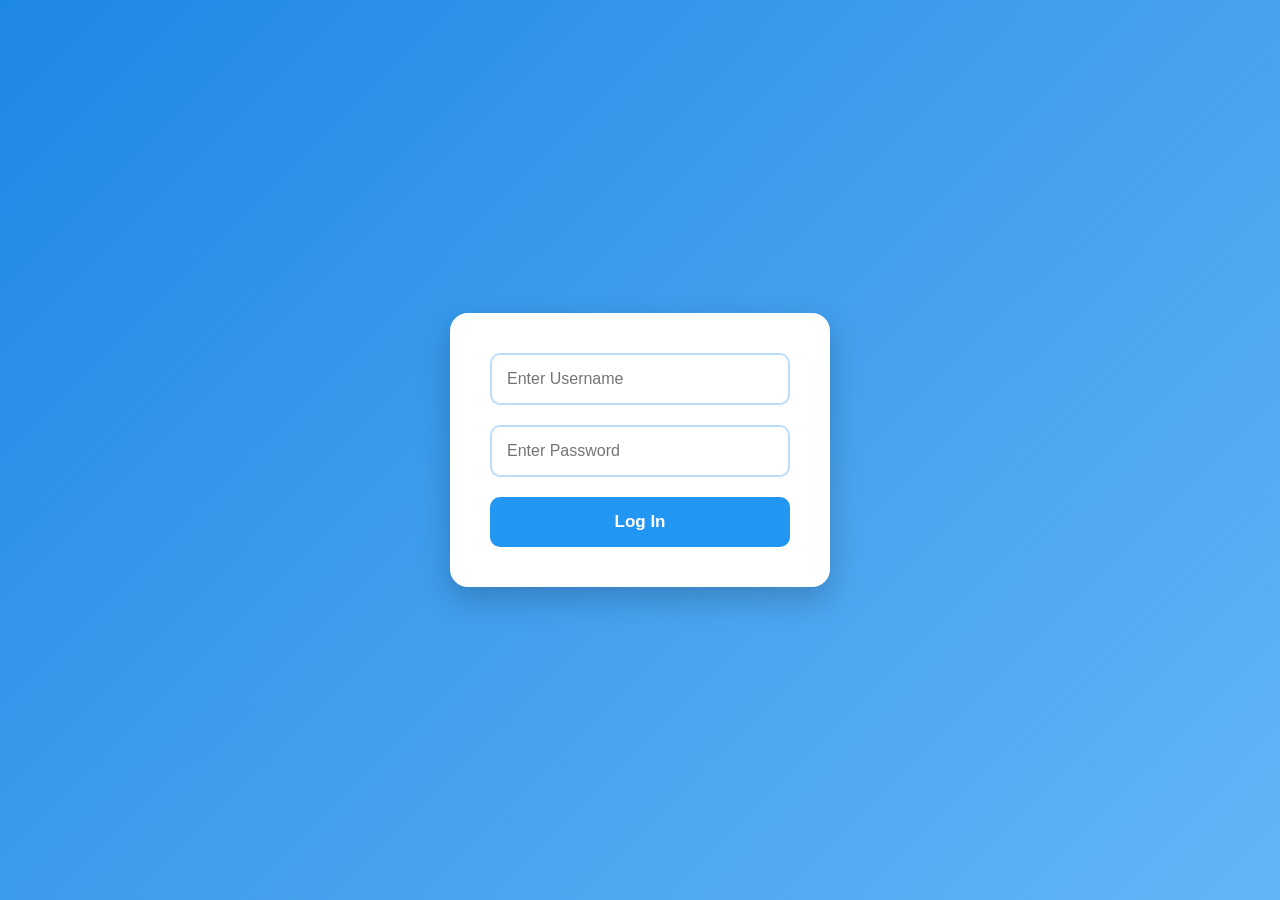
<file: login.html>
<!DOCTYPE html>
<html lang="en">
<head>
    <meta charset="UTF-8">
    <meta name="viewport" content="width=device-width, initial-scale=1.0">
    <title>Document</title>
    <link rel="stylesheet" href="./css/login.css">
</head>
<body>
    





<div id="login-thing">
    <input type="text" placeholder="Enter Username" id="username">
    <input type="password" placeholder="Enter Password" id="password">
    <button id="loginbtn">Log In</button>
</div>


<script src="login.js"></script>
</body>
</html>
</file>
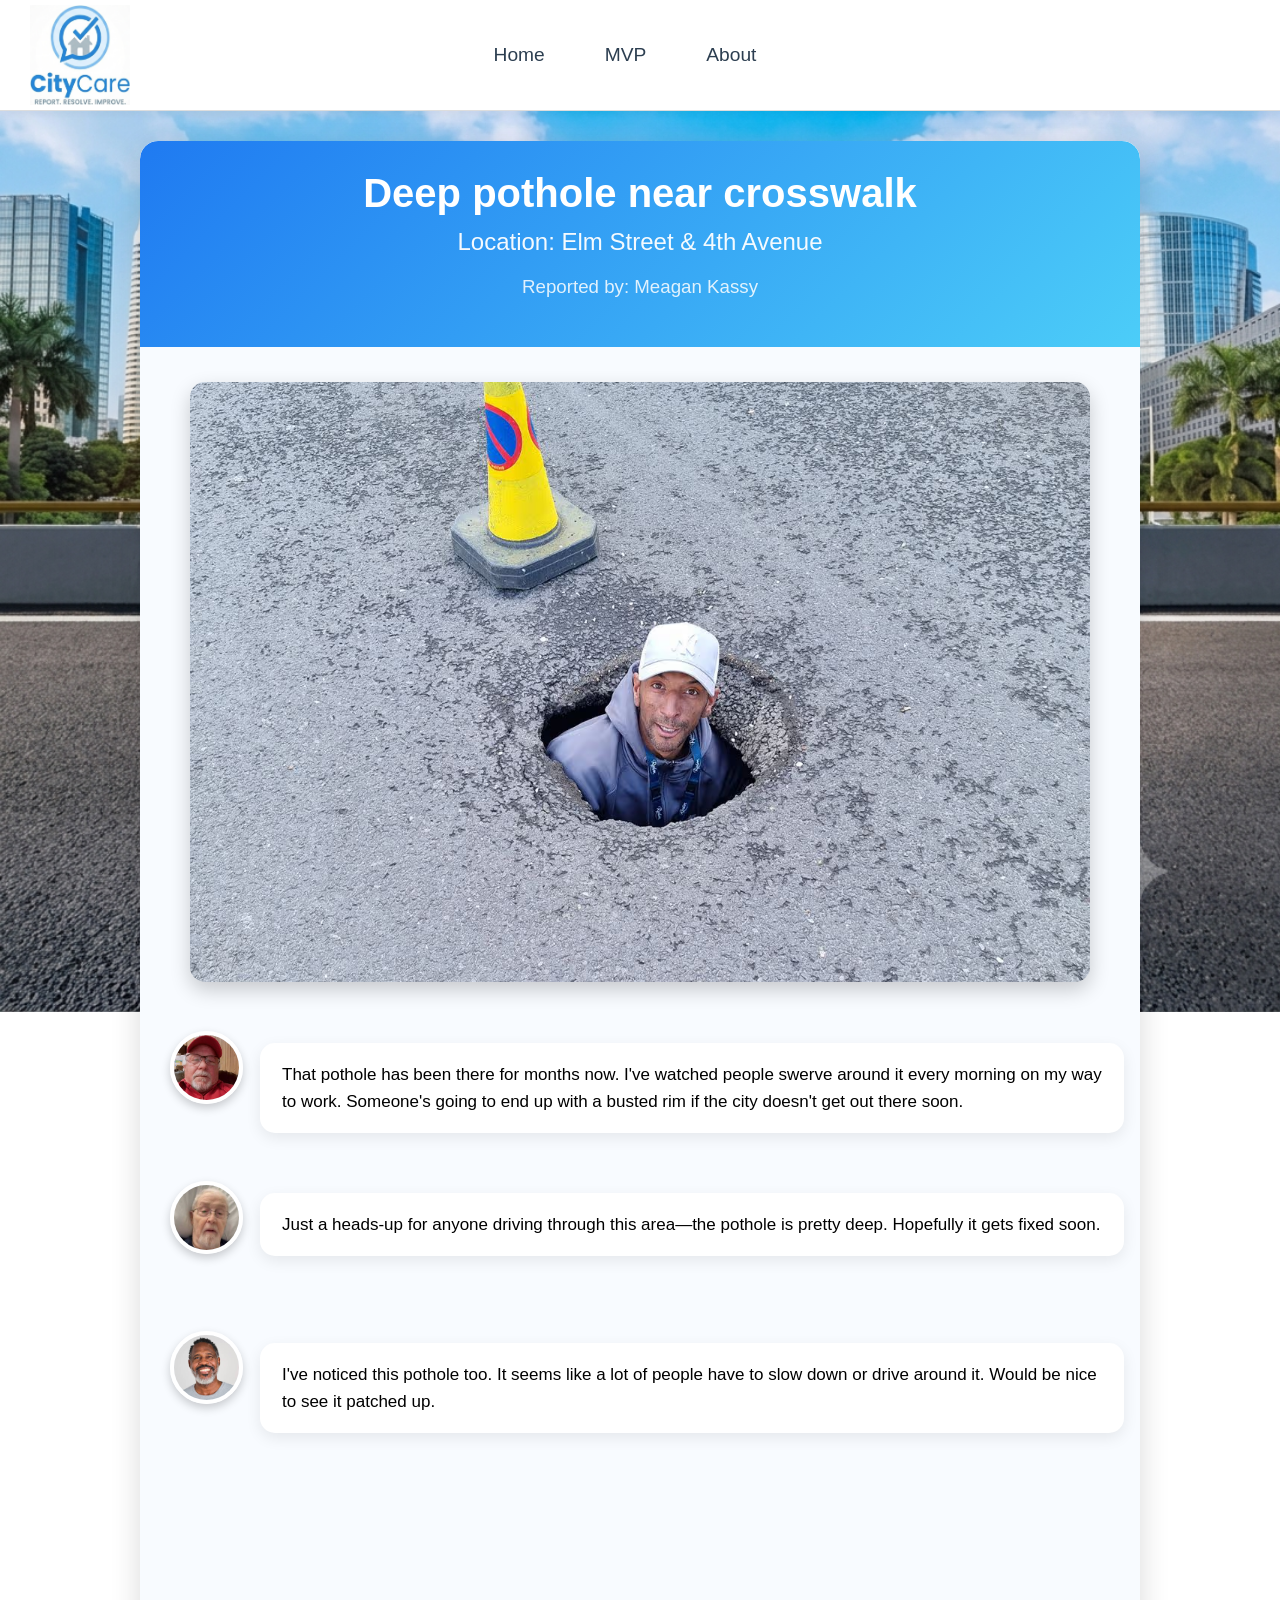
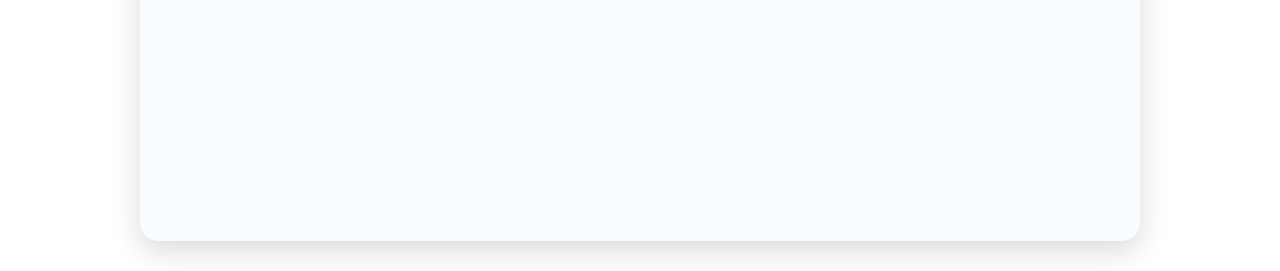
<file: forums/t1.html>
<!DOCTYPE html>
<html lang="en">
<head>
    <meta charset="UTF-8">
    <meta name="viewport" content="width=device-width, initial-scale=1.0">
    <title>Document</title>
    <link rel="stylesheet" href="../css/style.css">
</head>
<body>

<nav>
    
    <img id="logo" src="../images/logo.png" alt="">
    <div class="main-nav">
        <a href="../index.html">Home</a>
        <a href="../product.html">MVP</a>
        <a href="../about.html">About</a>
    </div>
</nav>



<div class="content">
    <div id="headline">
        <h1>Deep pothole near crosswalk</h1>
        <h2>Location: Elm Street & 4th Avenue</h2>
        <h3>Reported by: Meagan Kassy</h3>
        
    </div>

    <img id="theimg" src="../images/pothole.avif" alt="pothole image">


    <img id="pfp1p1" src="../images/pfp 1 post 1.jpeg" alt="man">
    <p id="c1">That pothole has been there for months now. I've watched people swerve around it every morning on my way to work. Someone's going to end up with a busted rim if the city doesn't get out there soon.</p>
    <img id="pfp2p1" src="../images/pfp2f1.jpeg" alt="man2">
    <p id="c2">Just a heads-up for anyone driving through this area—the pothole is pretty deep. Hopefully it gets fixed soon.</p>
    <img id="pfp3p1" src="../images/pfp3f1.jpg" alt="man3">
    <p id="c3">I've noticed this pothole too. It seems like a lot of people have to slow down or drive around it. Would be nice to see it patched up.</p>

</div>




</body>
</html>
</file>
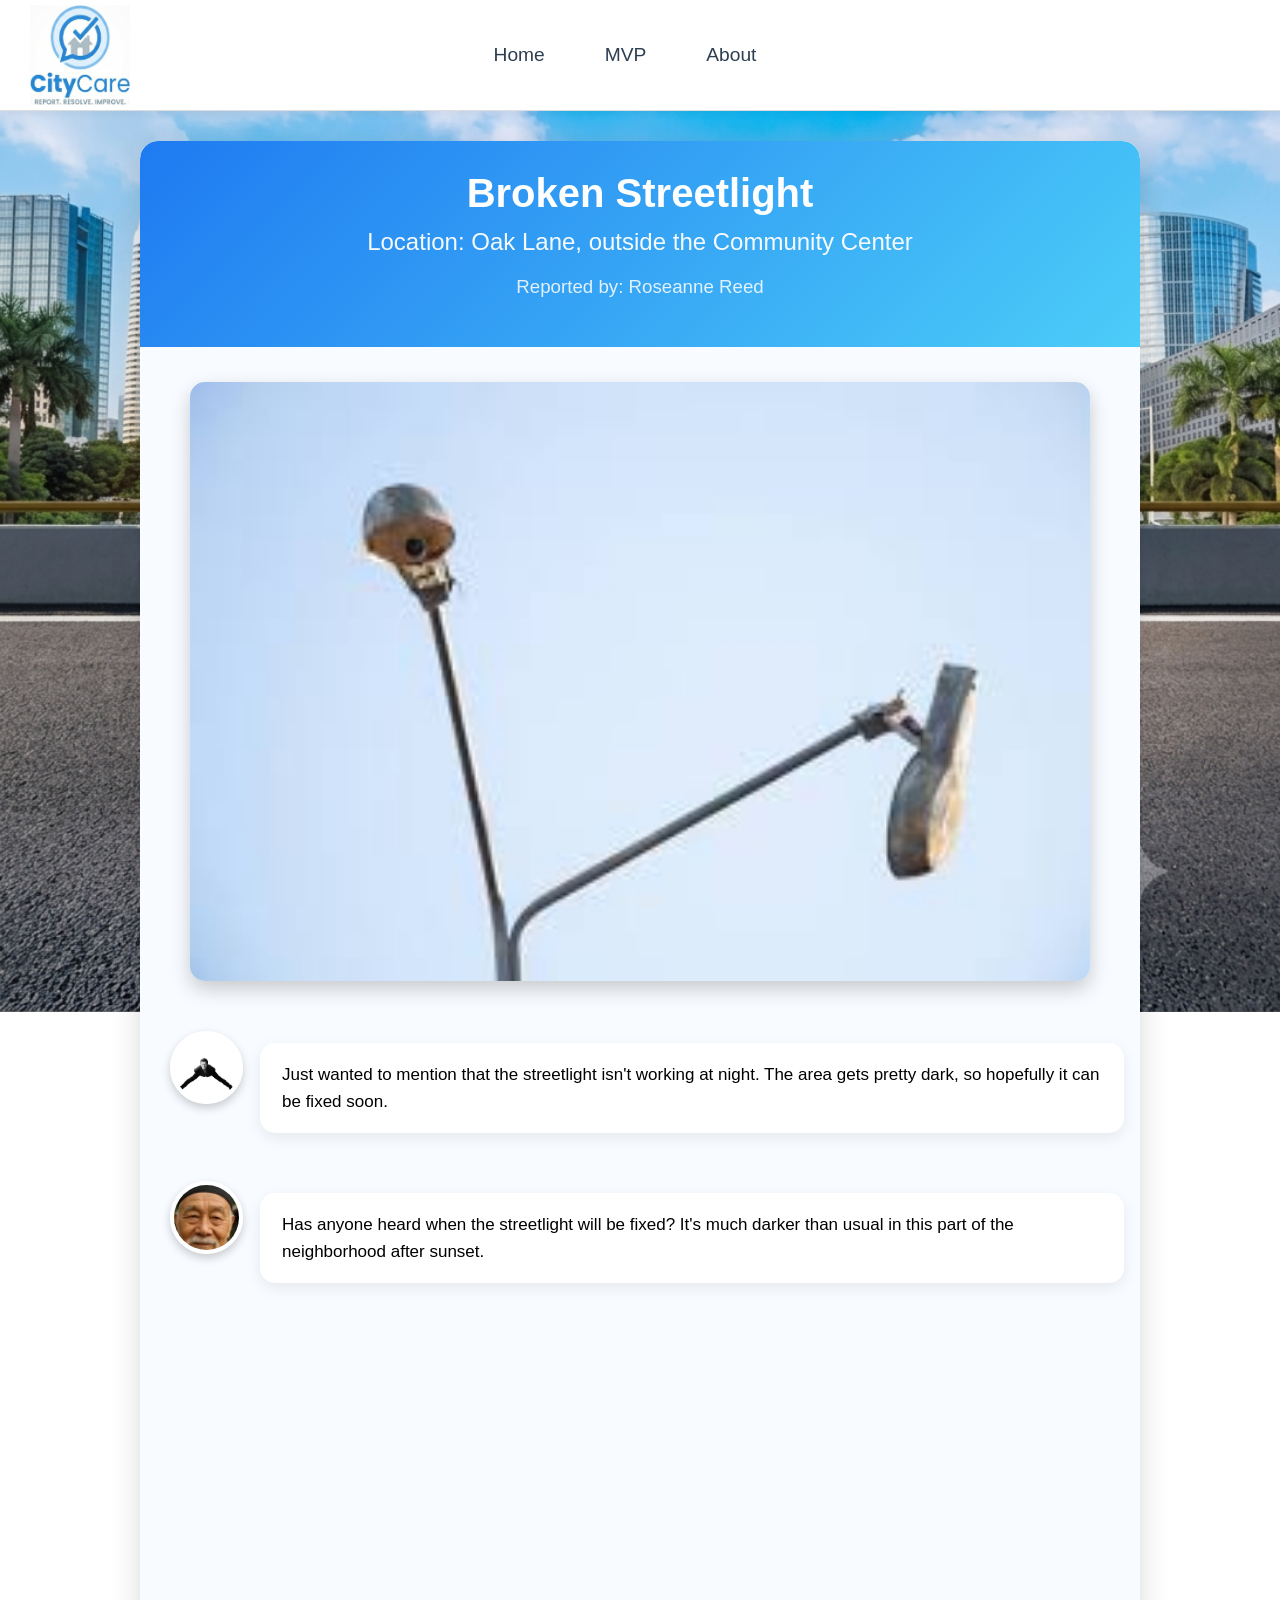
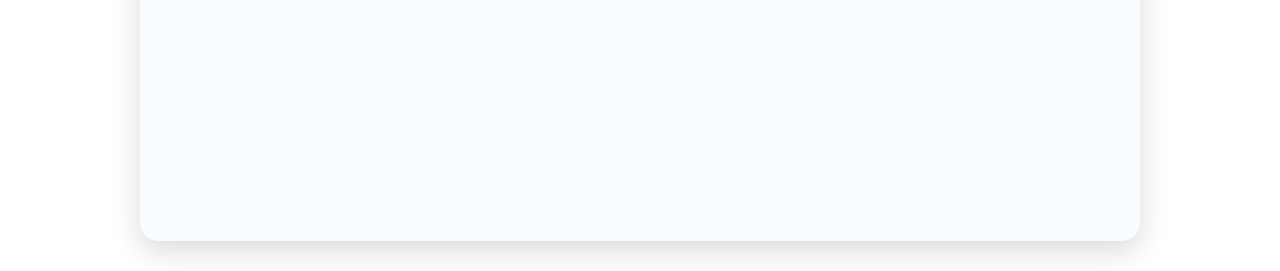
<file: forums/t2.html>
<!DOCTYPE html>
<html lang="en">
<head>
    <meta charset="UTF-8">
    <meta name="viewport" content="width=device-width, initial-scale=1.0">
    <title>Document</title>
    <link rel="stylesheet" href="../css/style.css">
</head>
<body>


<nav>
    
    <img id="logo" src="../images/logo.png" alt="">
    <div class="main-nav">
        <a href="../index.html">Home</a>
        <a href="../product.html">MVP</a>
        <a href="../about.html">About</a>
    </div>
</nav>




<div class="content">
    <div id="headline">
        <h1>Broken Streetlight</h1>
        <h2>Location: Oak Lane, outside the Community Center</h2>
        <h3>Reported by: Roseanne Reed</h3>
        
    </div>

    <img id="theimg" src="../images/streelight.jpeg" alt="pothole image">


    <img id="pfp1p1" src="../images/pfp1f2.jpg" alt="man">
    <p id="c1">Just wanted to mention that the streetlight isn't working at night. The area gets pretty dark, so hopefully it can be fixed soon.</p>
    <img id="pfp2p1" src="../images/pfp2f2.jpeg" alt="man2">
    <p id="c2">Has anyone heard when the streetlight will be fixed? It's much darker than usual in this part of the neighborhood after sunset.</p>
    
</div>

    
</body>
</html>
</file>
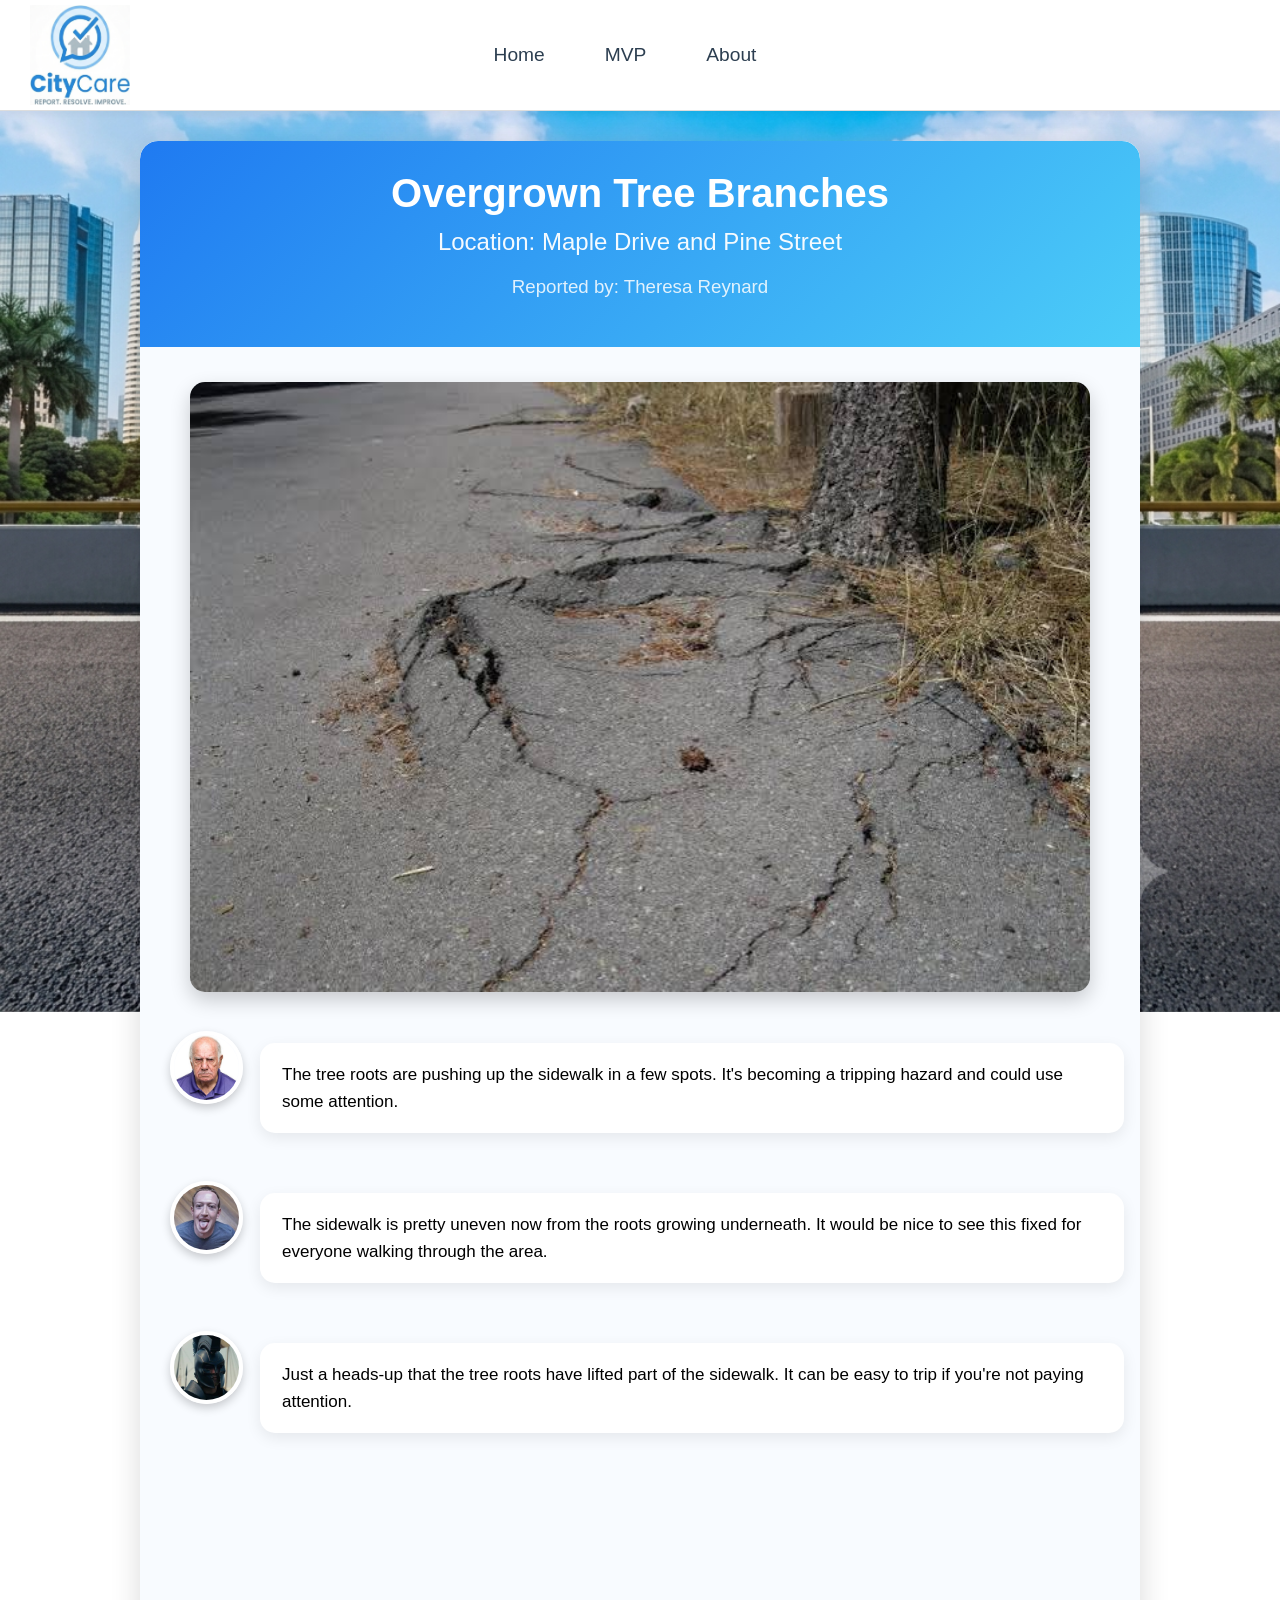
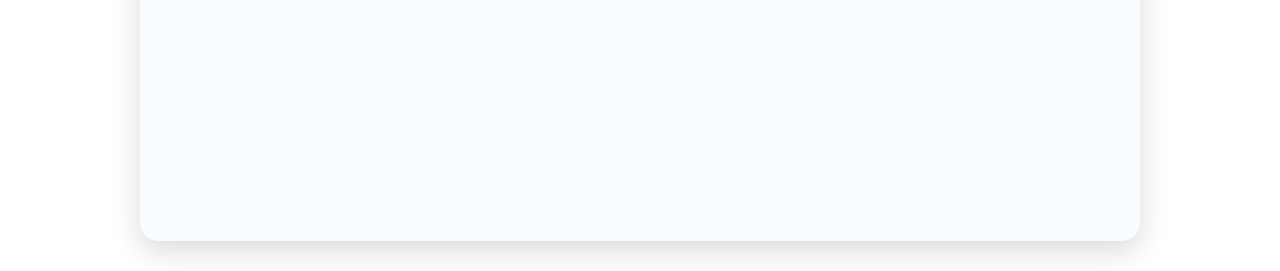
<file: forums/t3.html>
<!DOCTYPE html>
<html lang="en">
<head>
    <meta charset="UTF-8">
    <meta name="viewport" content="width=device-width, initial-scale=1.0">
    <title>Document</title>
    <link rel="stylesheet" href="../css/style.css">
</head>
<body>


<nav>
    
    <img id="logo" src="../images/logo.png" alt="">
    <div class="main-nav">
        <a href="../index.html">Home</a>
        <a href="../product.html">MVP</a>
        <a href="../about.html">About</a>
    </div>
</nav>



<div class="content">
    <div id="headline">
        <h1>Overgrown Tree Branches</h1>
        <h2>Location: Maple Drive and Pine Street</h2>
        <h3>Reported by: Theresa Reynard</h3>
        
    </div>

    <img id="theimg" src="../images/treeroots.jpeg" alt="tree image">


    <img id="pfp1p1" src="../images/pfp1f3.jpeg" alt="man">
    <p id="c1">The tree roots are pushing up the sidewalk in a few spots. It's becoming a tripping hazard and could use some attention.</p>
    <img id="pfp2p1" src="../images/pfp2f3.jpeg" alt="man2">
    <p id="c2">The sidewalk is pretty uneven now from the roots growing underneath. It would be nice to see this fixed for everyone walking through the area.</p>
    <img id="pfp3p1" src="../images/pfp3f3.jpeg" alt="man3">
    <p id="c3">Just a heads-up that the tree roots have lifted part of the sidewalk. It can be easy to trip if you're not paying attention.</p>
    
    
</div>

    


    
</body>
</html>
</file>
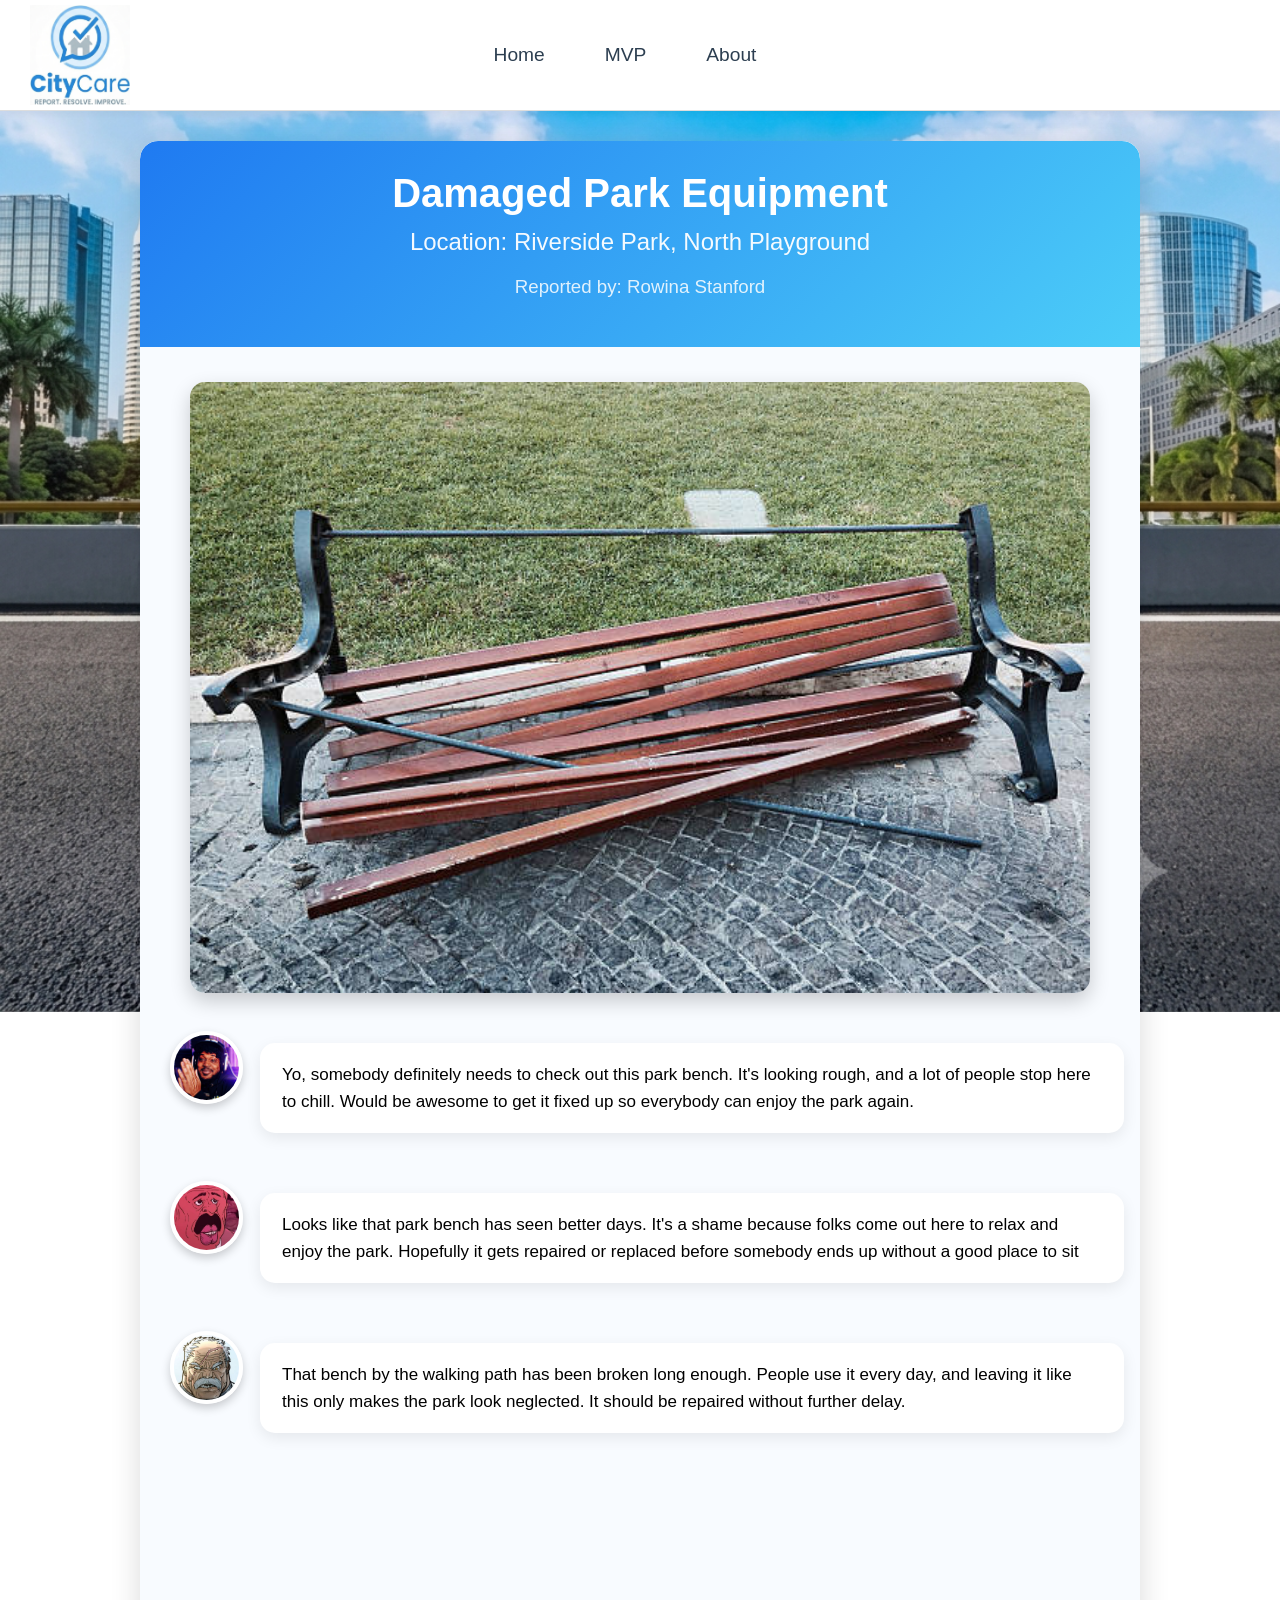
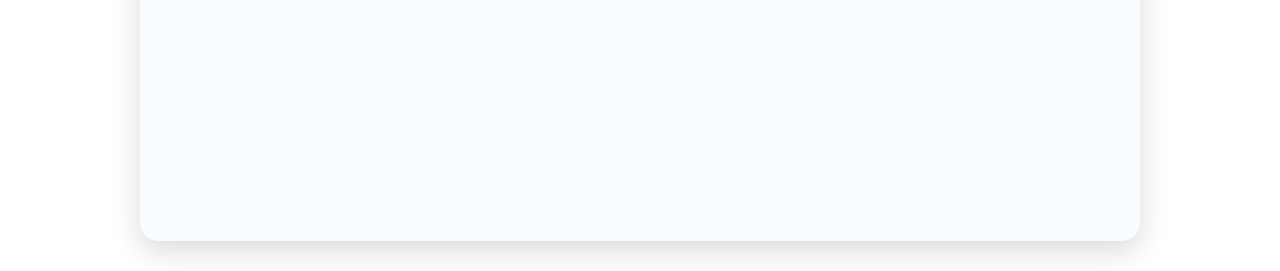
<file: forums/t4.html>
<!DOCTYPE html>
<html lang="en">
<head>
    <meta charset="UTF-8">
    <meta name="viewport" content="width=device-width, initial-scale=1.0">
    <title>Document</title>
    <link rel="stylesheet" href="../css/style.css">
</head>
<body>
    
<nav>
    
    <img id="logo" src="../images/logo.png" alt="">
    <div class="main-nav">
        <a href="../index.html">Home</a>
        <a href="../product.html">MVP</a>
        <a href="../about.html">About</a>
    </div>
</nav>


<div class="content">
    <div id="headline">
        <h1>Damaged Park Equipment</h1>
        <h2>Location: Riverside Park, North Playground</h2>
        <h3>Reported by: Rowina Stanford</h3>
        
    </div>

    <img id="theimg" src="../images/parkbench.jpg" alt="bench image">


    <img id="pfp1p1" src="../images/pfp1f4.jpeg" alt="man">
    <p id="c1">Yo, somebody definitely needs to check out this park bench. It's looking rough, and a lot of people stop here to chill. Would be awesome to get it fixed up so everybody can enjoy the park again.</p>
    <img id="pfp2p1" src="../images/pfp2f4.jpeg" alt="man2">
    <p id="c2">Looks like that park bench has seen better days. It's a shame because folks come out here to relax and enjoy the park. Hopefully it gets repaired or replaced before somebody ends up without a good place to sit</p>
    <img id="pfp3p1" src="../images/pfp3f4.jpeg" alt="man3">
    <p id="c3">That bench by the walking path has been broken long enough. People use it every day, and leaving it like this only makes the park look neglected. It should be repaired without further delay.</p>
    
    
</div>


</body>
</html>
</file>
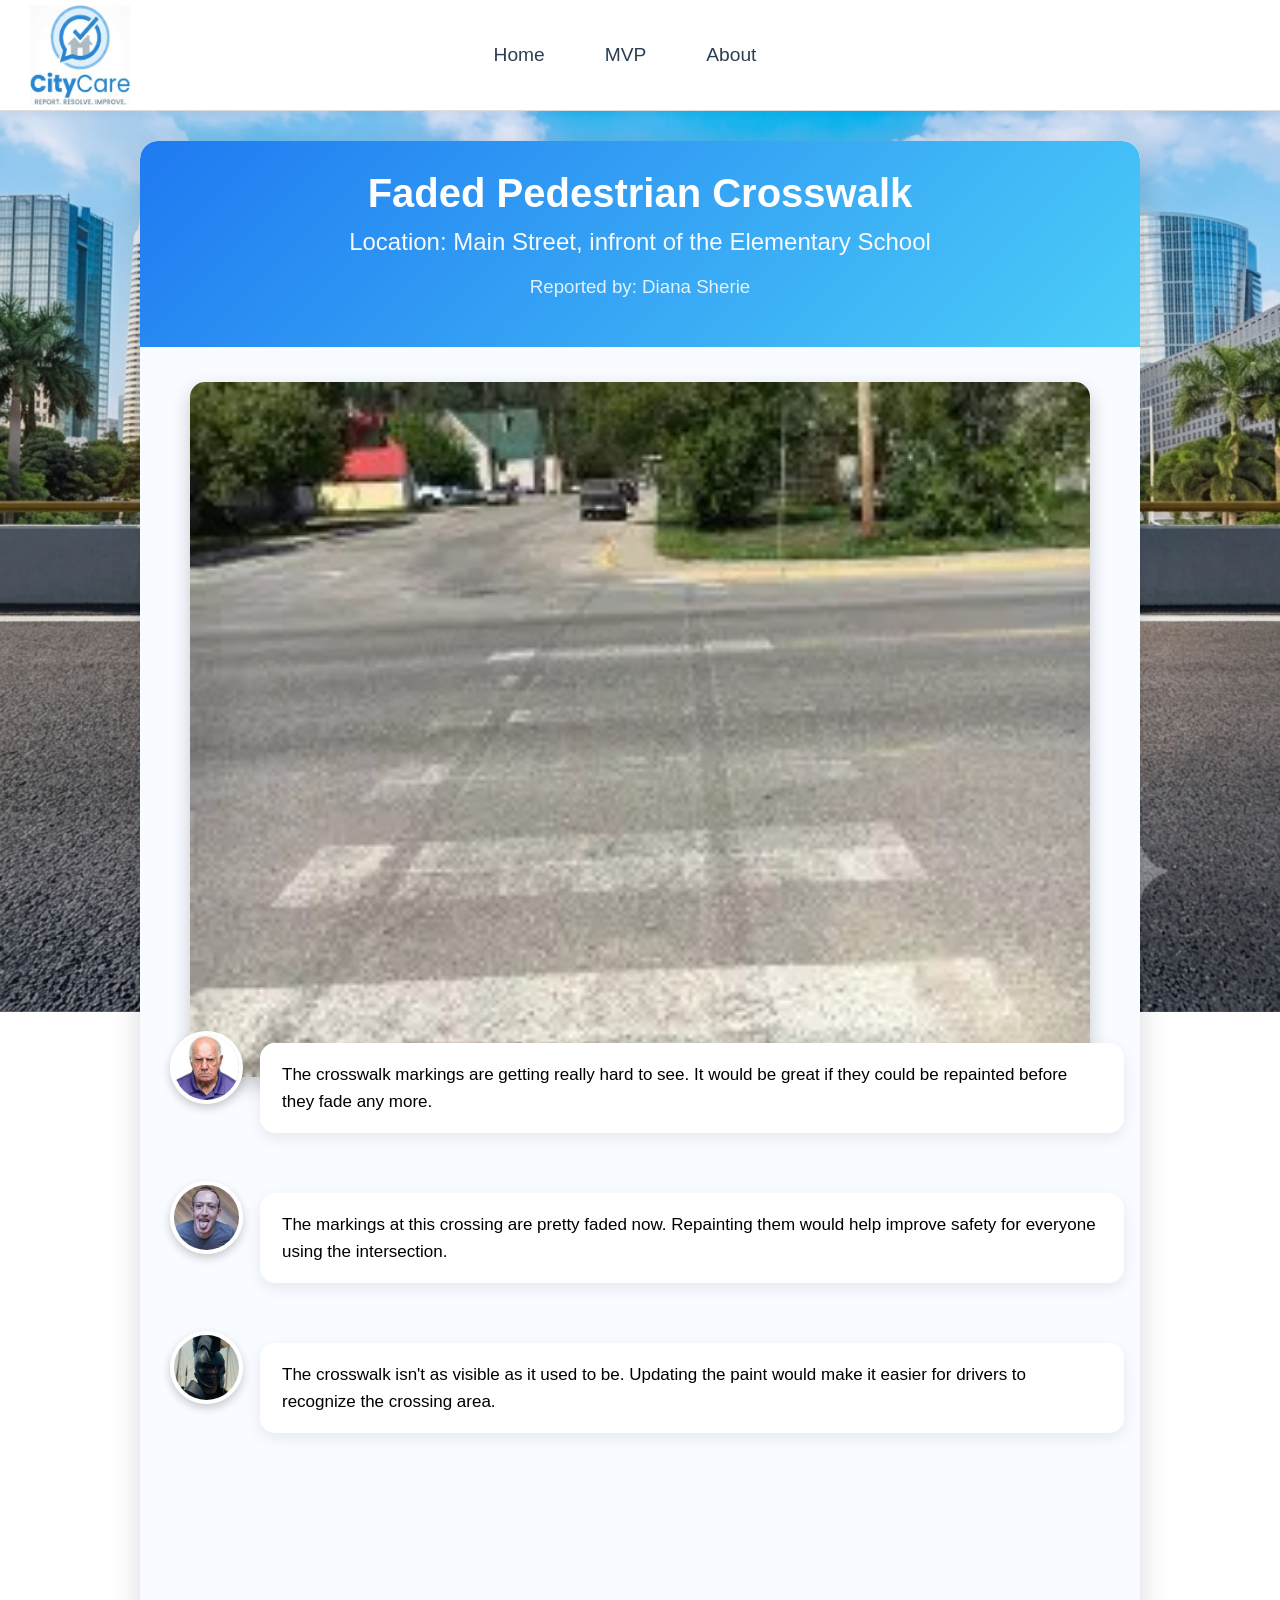
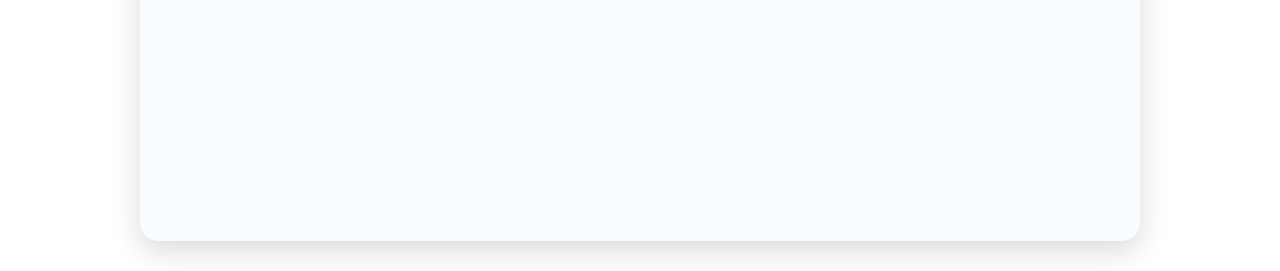
<file: forums/t5.html>
<!DOCTYPE html>
<html lang="en">
<head>
    <meta charset="UTF-8">
    <meta name="viewport" content="width=device-width, initial-scale=1.0">
    <title>Document</title>
    <link rel="stylesheet" href="../css/style.css">
</head>
<body>


<nav>
    
    <img id="logo" src="../images/logo.png" alt="">
    <div class="main-nav">
        <a href="../index.html">Home</a>
        <a href="../product.html">MVP</a>
        <a href="../about.html">About</a>
    </div>
</nav>


<div class="content">
    <div id="headline">
        <h1>Faded Pedestrian Crosswalk</h1>
        <h2>Location: Main Street, infront of the Elementary School</h2>
        <h3>Reported by: Diana Sherie</h3>
        
    </div>

    <img id="theimg" src="../images/fadedcrosswalk.jpg" alt="crosswalk image">


    <img id="pfp1p1" src="../images/pfp1f3.jpeg" alt="man">
    <p id="c1">The crosswalk markings are getting really hard to see. It would be great if they could be repainted before they fade any more.</p>
    <img id="pfp2p1" src="../images/pfp2f3.jpeg" alt="man2">
    <p id="c2">The markings at this crossing are pretty faded now. Repainting them would help improve safety for everyone using the intersection.</p>
    <img id="pfp3p1" src="../images/pfp3f3.jpeg" alt="man3">
    <p id="c3">The crosswalk isn't as visible as it used to be. Updating the paint would make it easier for drivers to recognize the crossing area.</p>
    
    
</div>



    
</body>
</html>
</file>
<file: css/login.css>
.Error-input::placeholder {
    color: red;
    opacity: 1;

}

nav {
    padding: 5px 0;
    text-align: center;
    position: sticky;
    top: 0;
    z-index: 100;
    background: white;
    border-bottom: 1px solid #ddd;
    display: flex;
    justify-content: center;
    gap: 10px;
    box-shadow: 0 2px 10px rgba(0, 0, 0, 0.05);
}

nav a {
    text-decoration: none;
    color: #2c3e50;
    padding: 10px 30px;
    font-size: larger;
}

nav a:hover {
    font-weight: bold;
    color: #3a7bd5;
}

nav ul img {
    border: 2px solid;
    width: 200px;
}

.main-nav {
    width: 100%;
    display: flex;
    align-items: center;
    justify-content: center;
    margin-right: 170px;
}

#logo {
    width: 100px;
    height: 100px;
    display: flex;
    justify-content: center;
    padding-left: 30px;
}


* {
    margin: 0;
    padding: 0;
    box-sizing: border-box;
    font-family: Arial, Helvetica, sans-serif;
}

body {
    background: linear-gradient(135deg, #1e88e5, #64b5f6);
    min-height: 100vh;
    display: flex;
    flex-direction: column;
}

nav {
    background: white;
    height: 75px;
    display: flex;
    justify-content: space-between;
    align-items: center;
    padding: 0 40px;
    box-shadow: 0 3px 12px rgba(0, 0, 0, 0.1);
}

#logo {
    height: 55px;
}

.main-nav {
    display: flex;
    gap: 30px;
}

.main-nav a {
    text-decoration: none;
    color: #1976d2;
    font-weight: bold;
    font-size: 18px;
    transition: 0.3s;
}

.main-nav a:hover {
    color: #0d47a1;
}

#login-thing {
    width: 380px;
    background: white;
    margin: auto;
    padding: 40px;
    border-radius: 18px;
    box-shadow: 0 12px 30px rgba(0, 0, 0, 0.2);
    display: flex;
    flex-direction: column;
    gap: 20px;
}

#login-thing h2 {
    color: #1976d2;
    text-align: center;
}

#login-thing p {
    color: #666;
    text-align: center;
}

#login-thing input {
    padding: 15px;
    font-size: 16px;
    border: 2px solid #bbdefb;
    border-radius: 10px;
    outline: none;
    transition: 0.3s;
}

#login-thing input:focus {
    border-color: #2196f3;
    box-shadow: 0 0 8px rgba(33, 150, 243, 0.3);
}

#loginbtn {
    padding: 15px;
    background: #2196f3;
    color: white;
    border: none;
    border-radius: 10px;
    font-size: 17px;
    font-weight: bold;
    cursor: pointer;
}

#loginbtn:hover {
    background: #1976d2;
}


#imglink {
    margin-left: -40px;
}
</file>
<file: css/style.css>
body {
    background-image: url("../images/bg.png");
    background-size: cover;
    background-position: center;
    background-repeat: no-repeat;
    background-attachment: fixed;
    font-family: Poppins, sans-serif;
    margin: 0;
    padding: 0;
}

#theimg {
    display: block;
    width: 900px;
    margin: 35px auto;
    border-radius: 15px;
    box-shadow: 0 8px 20px rgba(0, 0, 0, 0.2);
}

.content {
    background-color: #f8fbff;
    width: 1000px;
    margin: 30px auto;
    border-radius: 18px;
    box-shadow: 0 10px 30px rgba(0, 0, 0, 0.15);
    position: relative;
    height: 1700px;
    overflow: hidden;

}

#headline {
    background: linear-gradient(135deg, #1f7af1, #4ccdf8);
    color: white;
    text-align: center;
    padding: 30px;
    border-radius: 18px 18px 0 0;
}

#headline h1 {
    margin: 0;
    font-size: 40px;
}

#headline h2 {
    margin-top: 12px;
    font-weight: 500;
    opacity: 0.95;
}

#headline h3 {
    margin-top: 8px;
    font-weight: 400;
    opacity: 0.85;
}

#c1 {
    position: absolute;
    top: 885px;
    left: 120px;
    width: 820px;
    border-radius: 15px;
    background-color: white;
    padding: 18px 22px;
    box-shadow: 0 5px 15px rgba(0, 0, 0, 0.08);
    font-size: 17px;
    line-height: 1.6;
}

#c2 {
    position: absolute;
    top: 1035px;
    left: 120px;
    width: 820px;
    border-radius: 15px;
    background-color: white;
    padding: 18px 22px;
    box-shadow: 0 5px 15px rgba(0, 0, 0, 0.08);
    font-size: 17px;
    line-height: 1.6;
}

#c3 {
    position: absolute;
    top: 1185px;
    left: 120px;
    width: 820px;
    border-radius: 15px;
    background-color: white;
    padding: 18px 22px;
    box-shadow: 0 5px 15px rgba(0, 0, 0, 0.08);
    font-size: 17px;
    line-height: 1.6;
}

#pfp1p1 {
    width: 65px;
    height: 65px;
    border-radius: 50%;
    object-fit: cover;
    border: 4px solid white;
    box-shadow: 0 4px 10px rgba(0, 0, 0, 0.2);
    position: absolute;
    top: 890px;
    left: 30px;
}

#pfp2p1 {
    width: 65px;
    height: 65px;
    border-radius: 50%;
    object-fit: cover;
    border: 4px solid white;
    box-shadow: 0 4px 10px rgba(0, 0, 0, 0.2);
    position: absolute;
    top: 1040px;
    left: 30px;
}

#pfp3p1 {
    width: 65px;
    height: 65px;
    border-radius: 50%;
    object-fit: cover;
    border: 4px solid white;
    box-shadow: 0 4px 10px rgba(0, 0, 0, 0.2);
    position: absolute;
    top: 1190px;
    left: 30px;
}

nav {
    padding: 5px 0;
    text-align: center;
    position: sticky;
    top: 0;
    z-index: 100;
    background: white;
    border-bottom: 1px solid #ddd;
    display: flex;
    justify-content: center;
    gap: 10px;
    box-shadow: 0 2px 10px rgba(0, 0, 0, 0.05);
}

nav a {
    text-decoration: none;
    color: #2c3e50;
    padding: 10px 30px;
    font-size: larger;
}

nav a:hover {
    font-weight: bold;
    color: #3a7bd5;
}

nav ul img {
    border: 2px solid;
    width: 200px;
}

.main-nav {
    width: 100%;
    display: flex;
    align-items: center;
    justify-content: center;
    margin-right: 170px;
}

#logo {
    width: 100px;
    height: 100px;
    display: flex;
    justify-content: center;
    padding-left: 30px;
}
</file>
